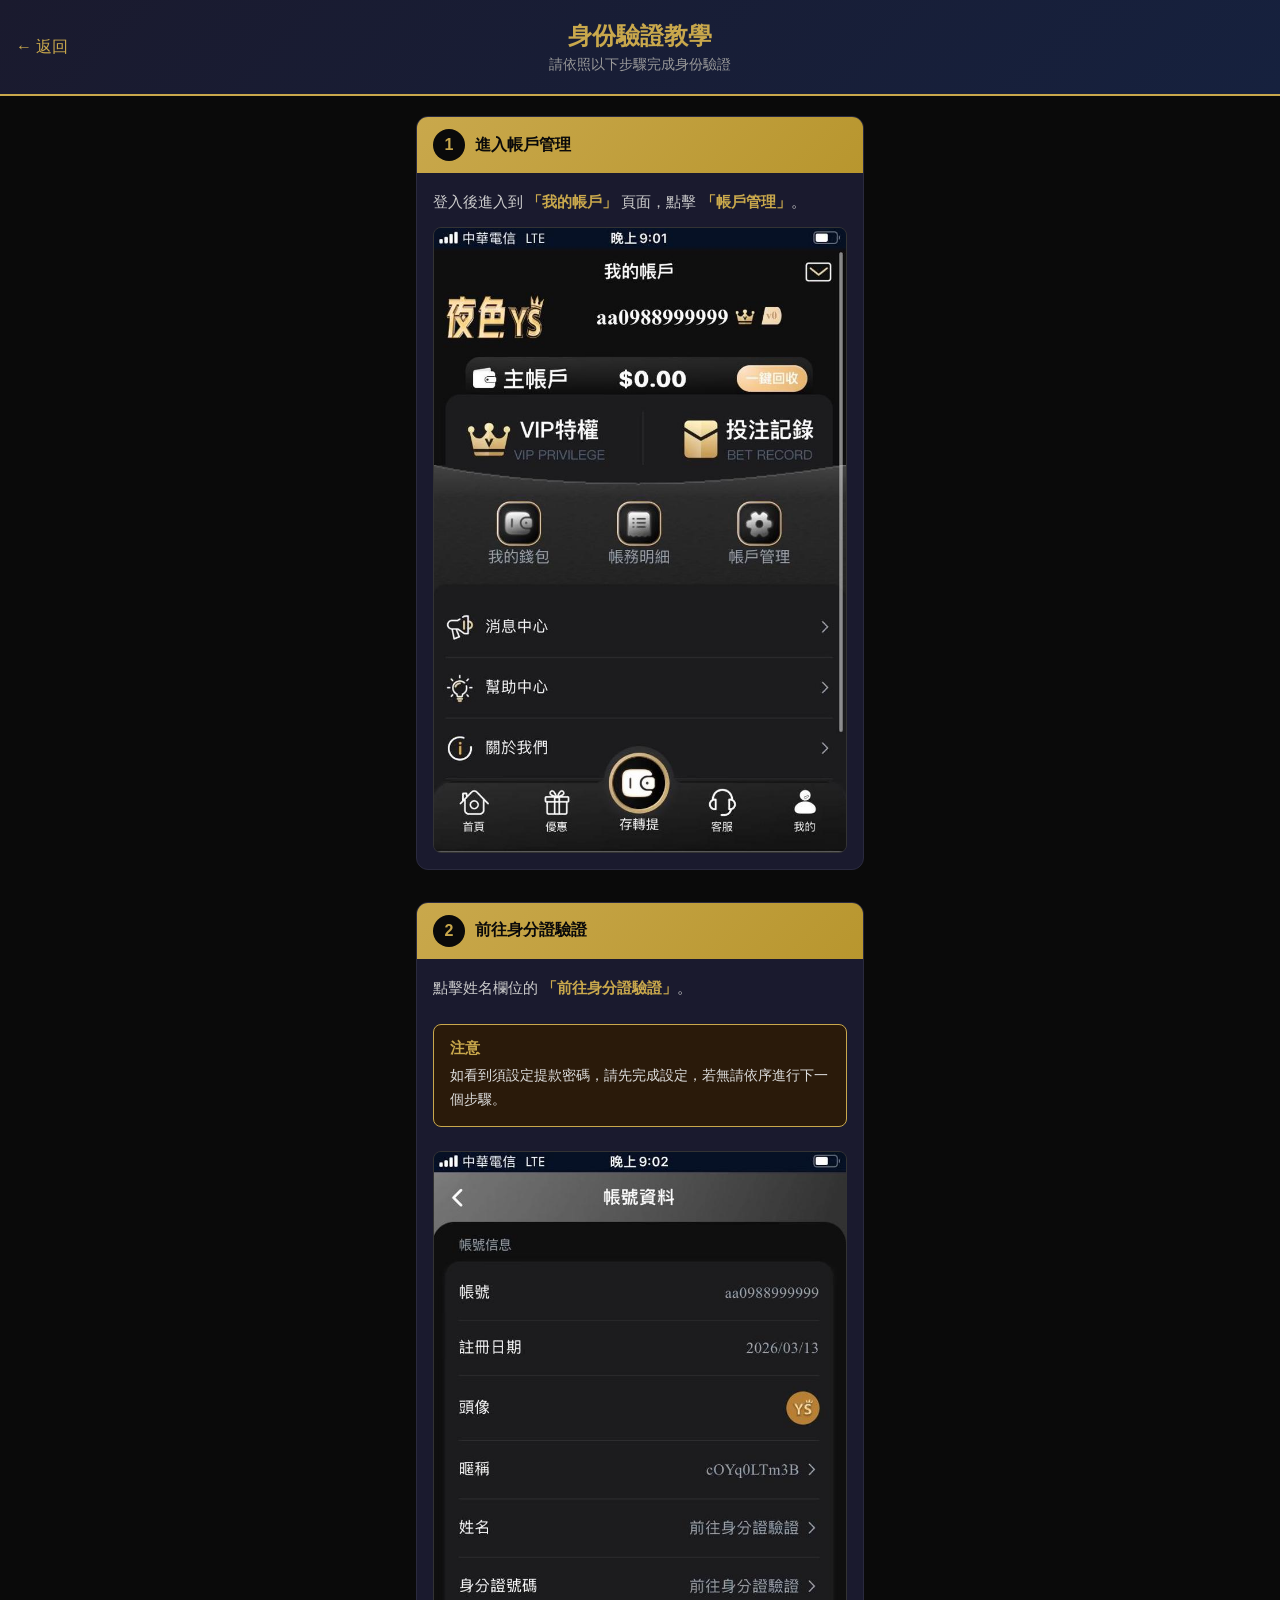
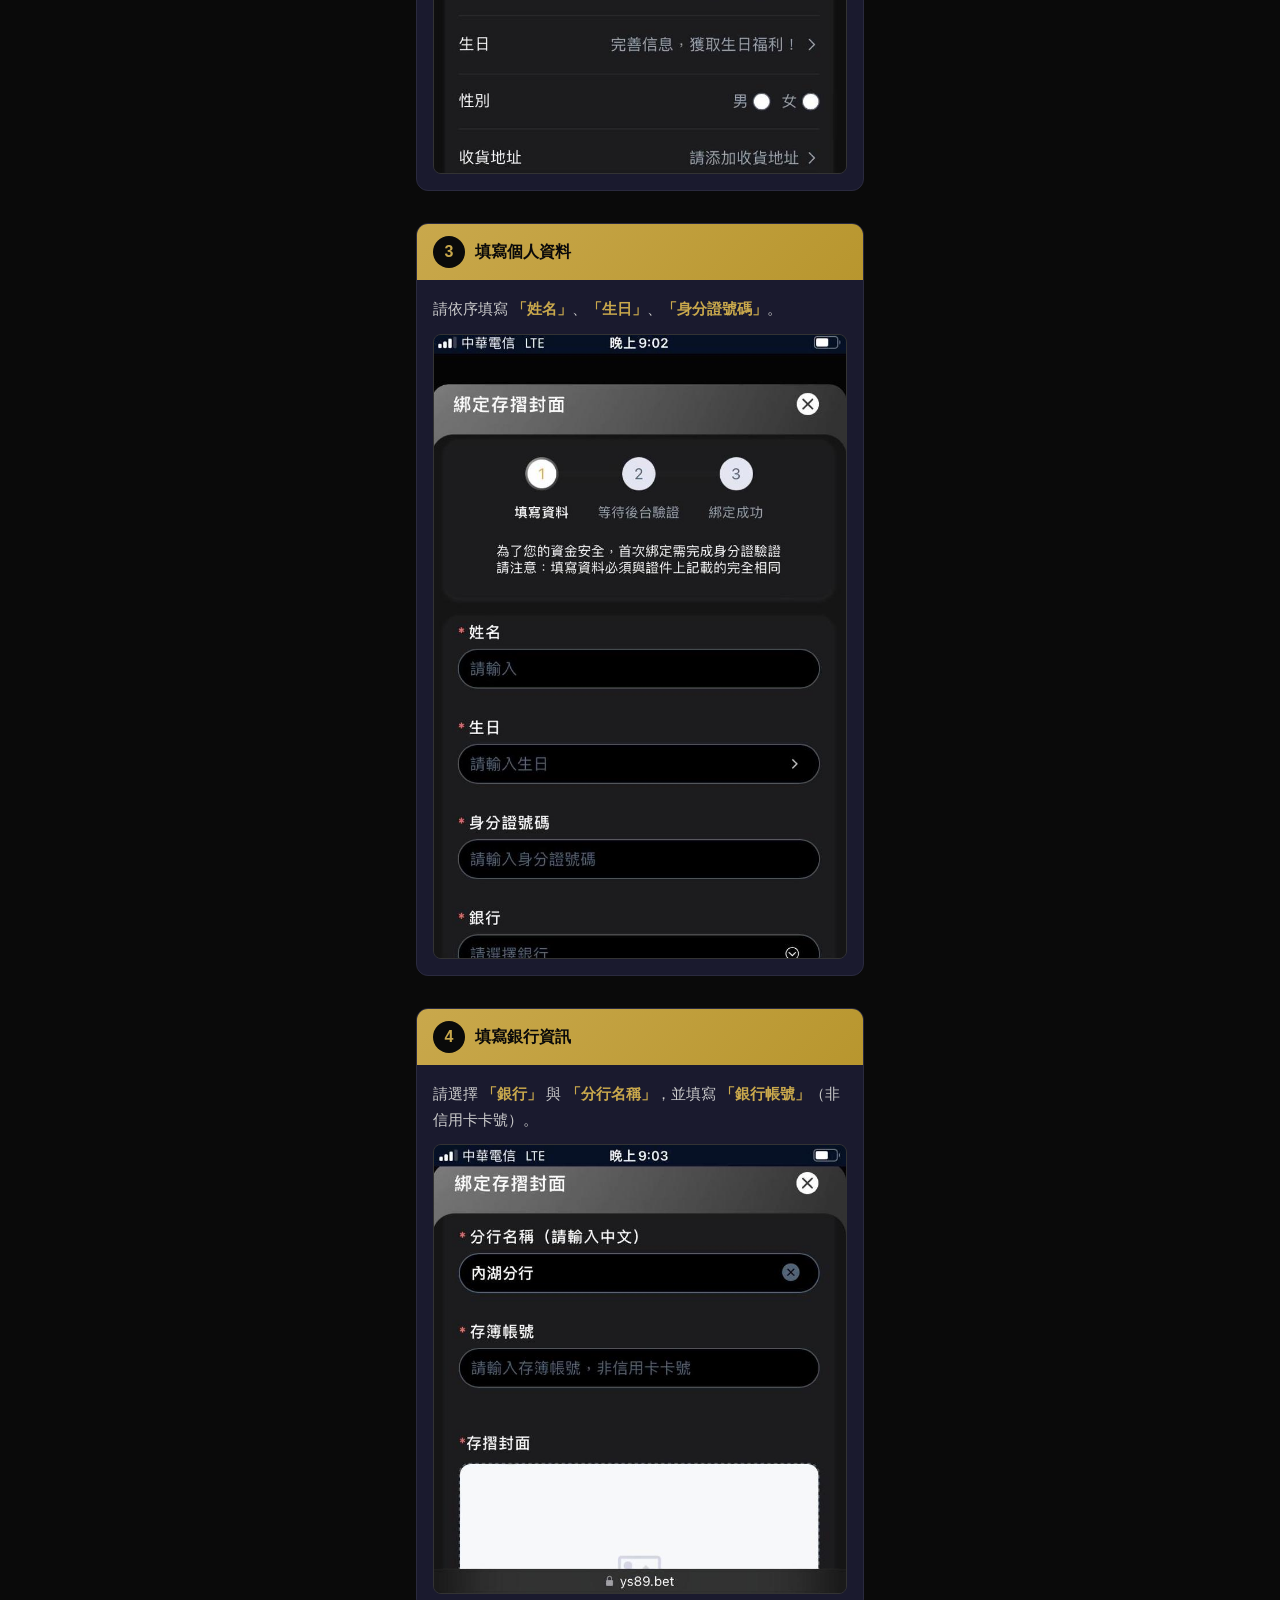
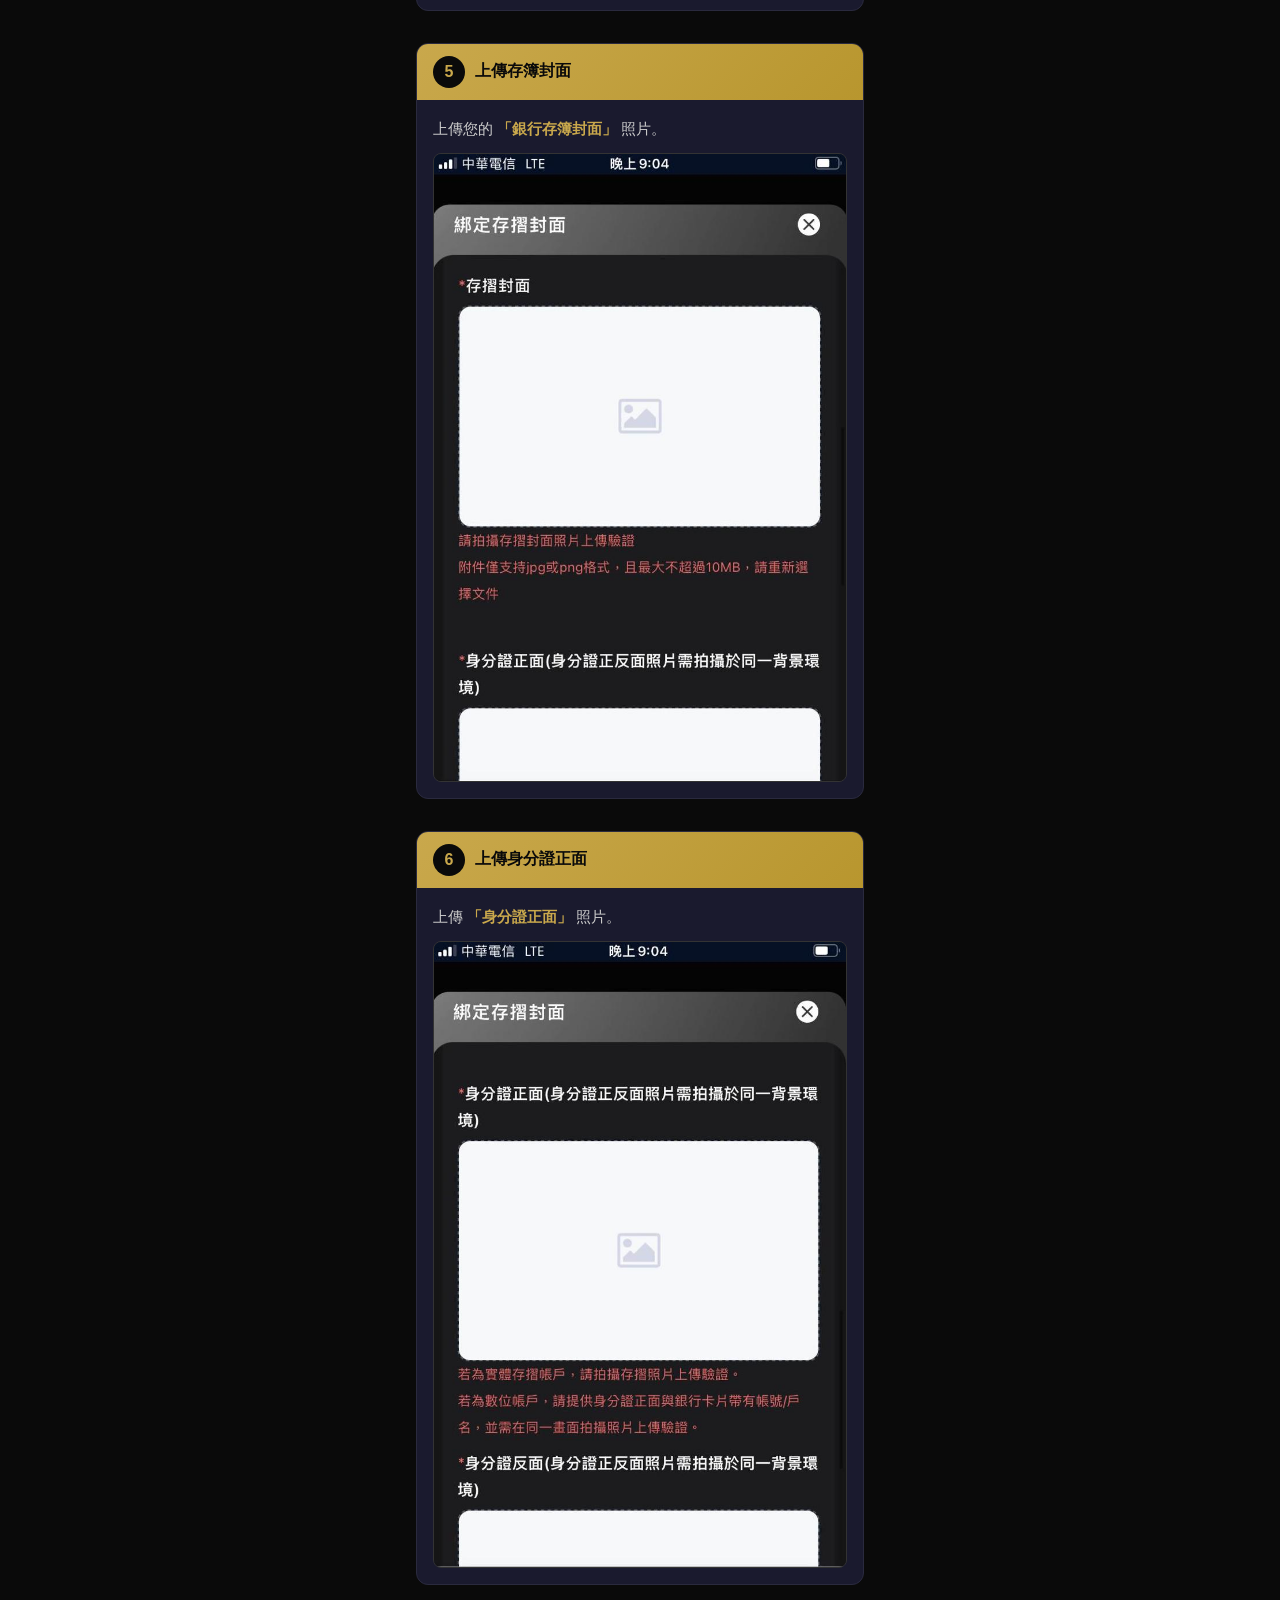
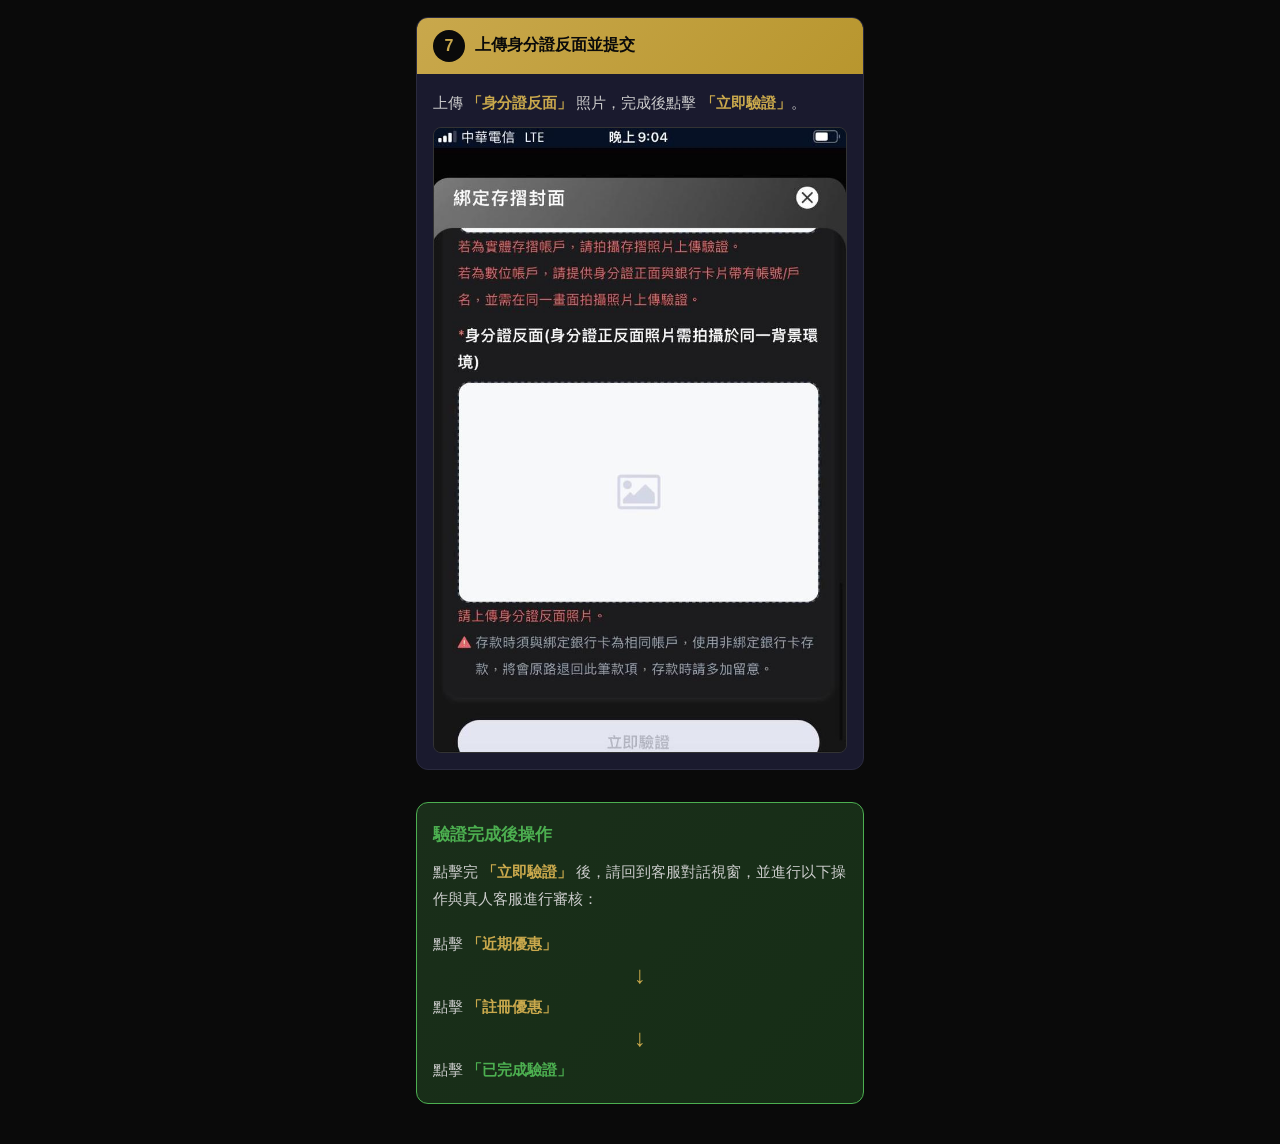
<file: verify.html>
<!DOCTYPE html>
<html lang="zh-TW">
<head>
  <meta charset="UTF-8" />
  <meta name="viewport" content="width=device-width, initial-scale=1.0" />
  <title>身份驗證教學 - YS89</title>
  <style>
    * { margin: 0; padding: 0; box-sizing: border-box; }
    body {
      font-family: -apple-system, BlinkMacSystemFont, "Segoe UI", Roboto, "Helvetica Neue", Arial, sans-serif;
      background: #0a0a0a;
      color: #e0e0e0;
      min-height: 100vh;
    }
    .header {
      background: linear-gradient(135deg, #1a1a2e 0%, #16213e 100%);
      padding: 20px;
      text-align: center;
      border-bottom: 2px solid #c9a84c;
      position: sticky;
      top: 0;
      z-index: 100;
    }
    .header h1 {
      color: #c9a84c;
      font-size: 24px;
      font-weight: bold;
    }
    .header .subtitle {
      color: #999;
      font-size: 14px;
      margin-top: 4px;
    }
    .back-link {
      position: absolute;
      left: 16px;
      top: 50%;
      transform: translateY(-50%);
      color: #c9a84c;
      text-decoration: none;
      font-size: 16px;
    }
    .container {
      max-width: 480px;
      margin: 0 auto;
      padding: 20px 16px 40px;
    }
    .step {
      margin-bottom: 32px;
      background: #1a1a2e;
      border-radius: 12px;
      overflow: hidden;
      border: 1px solid #2a2a3e;
    }
    .step-header {
      background: linear-gradient(135deg, #c9a84c 0%, #b8962e 100%);
      padding: 12px 16px;
      display: flex;
      align-items: center;
      gap: 10px;
    }
    .step-number {
      background: #0a0a0a;
      color: #c9a84c;
      width: 32px;
      height: 32px;
      border-radius: 50%;
      display: flex;
      align-items: center;
      justify-content: center;
      font-weight: bold;
      font-size: 16px;
      flex-shrink: 0;
    }
    .step-title {
      color: #0a0a0a;
      font-size: 16px;
      font-weight: bold;
    }
    .step-content {
      padding: 16px;
    }
    .step-desc {
      font-size: 15px;
      line-height: 1.7;
      color: #ccc;
      margin-bottom: 12px;
    }
    .step-desc .highlight {
      color: #c9a84c;
      font-weight: bold;
    }
    .step-img {
      width: 100%;
      border-radius: 8px;
      border: 1px solid #333;
      display: block;
    }
    .note-box {
      background: #2a1a0a;
      border: 1px solid #c9a84c;
      border-radius: 8px;
      padding: 14px 16px;
      margin: 24px 0;
    }
    .note-box .note-title {
      color: #c9a84c;
      font-weight: bold;
      font-size: 15px;
      margin-bottom: 6px;
    }
    .note-box .note-text {
      color: #ddd;
      font-size: 14px;
      line-height: 1.7;
    }
    .final-step {
      background: linear-gradient(135deg, #1a2e1a 0%, #162e16 100%);
      border: 1px solid #4caf50;
      border-radius: 12px;
      padding: 20px 16px;
      margin-top: 24px;
    }
    .final-step h3 {
      color: #4caf50;
      font-size: 17px;
      margin-bottom: 12px;
    }
    .final-step p {
      color: #ccc;
      font-size: 15px;
      line-height: 1.8;
    }
    .final-step .highlight {
      color: #c9a84c;
      font-weight: bold;
    }
    .final-step .green {
      color: #4caf50;
      font-weight: bold;
    }
    .arrow {
      text-align: center;
      color: #c9a84c;
      font-size: 24px;
      margin: 4px 0;
    }
  </style>
</head>
<body>
  <div class="header">
    <a href="index.html" class="back-link">&larr; 返回</a>
    <h1>身份驗證教學</h1>
    <div class="subtitle">請依照以下步驟完成身份驗證</div>
  </div>

  <div class="container">

    <!-- Step 1 -->
    <div class="step">
      <div class="step-header">
        <div class="step-number">1</div>
        <div class="step-title">進入帳戶管理</div>
      </div>
      <div class="step-content">
        <p class="step-desc">
          登入後進入到 <span class="highlight">「我的帳戶」</span> 頁面，點擊 <span class="highlight">「帳戶管理」</span>。
        </p>
        <img class="step-img" src="images/step1.jpg" alt="步驟1 - 進入帳戶管理" />
      </div>
    </div>

    <!-- Step 2 -->
    <div class="step">
      <div class="step-header">
        <div class="step-number">2</div>
        <div class="step-title">前往身分證驗證</div>
      </div>
      <div class="step-content">
        <p class="step-desc">
          點擊姓名欄位的 <span class="highlight">「前往身分證驗證」</span>。
        </p>
        <div class="note-box">
          <div class="note-title">注意</div>
          <div class="note-text">如看到須設定提款密碼，請先完成設定，若無請依序進行下一個步驟。</div>
        </div>
        <img class="step-img" src="images/step2.jpg" alt="步驟2 - 前往身分證驗證" />
      </div>
    </div>

    <!-- Step 3 -->
    <div class="step">
      <div class="step-header">
        <div class="step-number">3</div>
        <div class="step-title">填寫個人資料</div>
      </div>
      <div class="step-content">
        <p class="step-desc">
          請依序填寫 <span class="highlight">「姓名」</span>、<span class="highlight">「生日」</span>、<span class="highlight">「身分證號碼」</span>。
        </p>
        <img class="step-img" src="images/step3.jpg" alt="步驟3 - 填寫個人資料" />
      </div>
    </div>

    <!-- Step 4 -->
    <div class="step">
      <div class="step-header">
        <div class="step-number">4</div>
        <div class="step-title">填寫銀行資訊</div>
      </div>
      <div class="step-content">
        <p class="step-desc">
          請選擇 <span class="highlight">「銀行」</span> 與 <span class="highlight">「分行名稱」</span>，並填寫 <span class="highlight">「銀行帳號」</span>（非信用卡卡號）。
        </p>
        <img class="step-img" src="images/step4.jpg" alt="步驟4 - 填寫銀行資訊" />
      </div>
    </div>

    <!-- Step 5 -->
    <div class="step">
      <div class="step-header">
        <div class="step-number">5</div>
        <div class="step-title">上傳存簿封面</div>
      </div>
      <div class="step-content">
        <p class="step-desc">
          上傳您的 <span class="highlight">「銀行存簿封面」</span> 照片。
        </p>
        <img class="step-img" src="images/step5.jpg" alt="步驟5 - 上傳存簿封面" />
      </div>
    </div>

    <!-- Step 6 -->
    <div class="step">
      <div class="step-header">
        <div class="step-number">6</div>
        <div class="step-title">上傳身分證正面</div>
      </div>
      <div class="step-content">
        <p class="step-desc">
          上傳 <span class="highlight">「身分證正面」</span> 照片。
        </p>
        <img class="step-img" src="images/step6.jpg" alt="步驟6 - 上傳身分證正面" />
      </div>
    </div>

    <!-- Step 7 -->
    <div class="step">
      <div class="step-header">
        <div class="step-number">7</div>
        <div class="step-title">上傳身分證反面並提交</div>
      </div>
      <div class="step-content">
        <p class="step-desc">
          上傳 <span class="highlight">「身分證反面」</span> 照片，完成後點擊 <span class="highlight">「立即驗證」</span>。
        </p>
        <img class="step-img" src="images/step7.jpg" alt="步驟7 - 上傳身分證反面" />
      </div>
    </div>

    <!-- Final Step -->
    <div class="final-step">
      <h3>驗證完成後操作</h3>
      <p>
        點擊完 <span class="highlight">「立即驗證」</span> 後，請回到客服對話視窗，並進行以下操作與真人客服進行審核：
      </p>
      <br />
      <p>
        點擊 <span class="highlight">「近期優惠」</span>
      </p>
      <div class="arrow">&darr;</div>
      <p>
        點擊 <span class="highlight">「註冊優惠」</span>
      </p>
      <div class="arrow">&darr;</div>
      <p>
        點擊 <span class="green">「已完成驗證」</span>
      </p>
    </div>

  </div>
</body>
</html>
</file>
